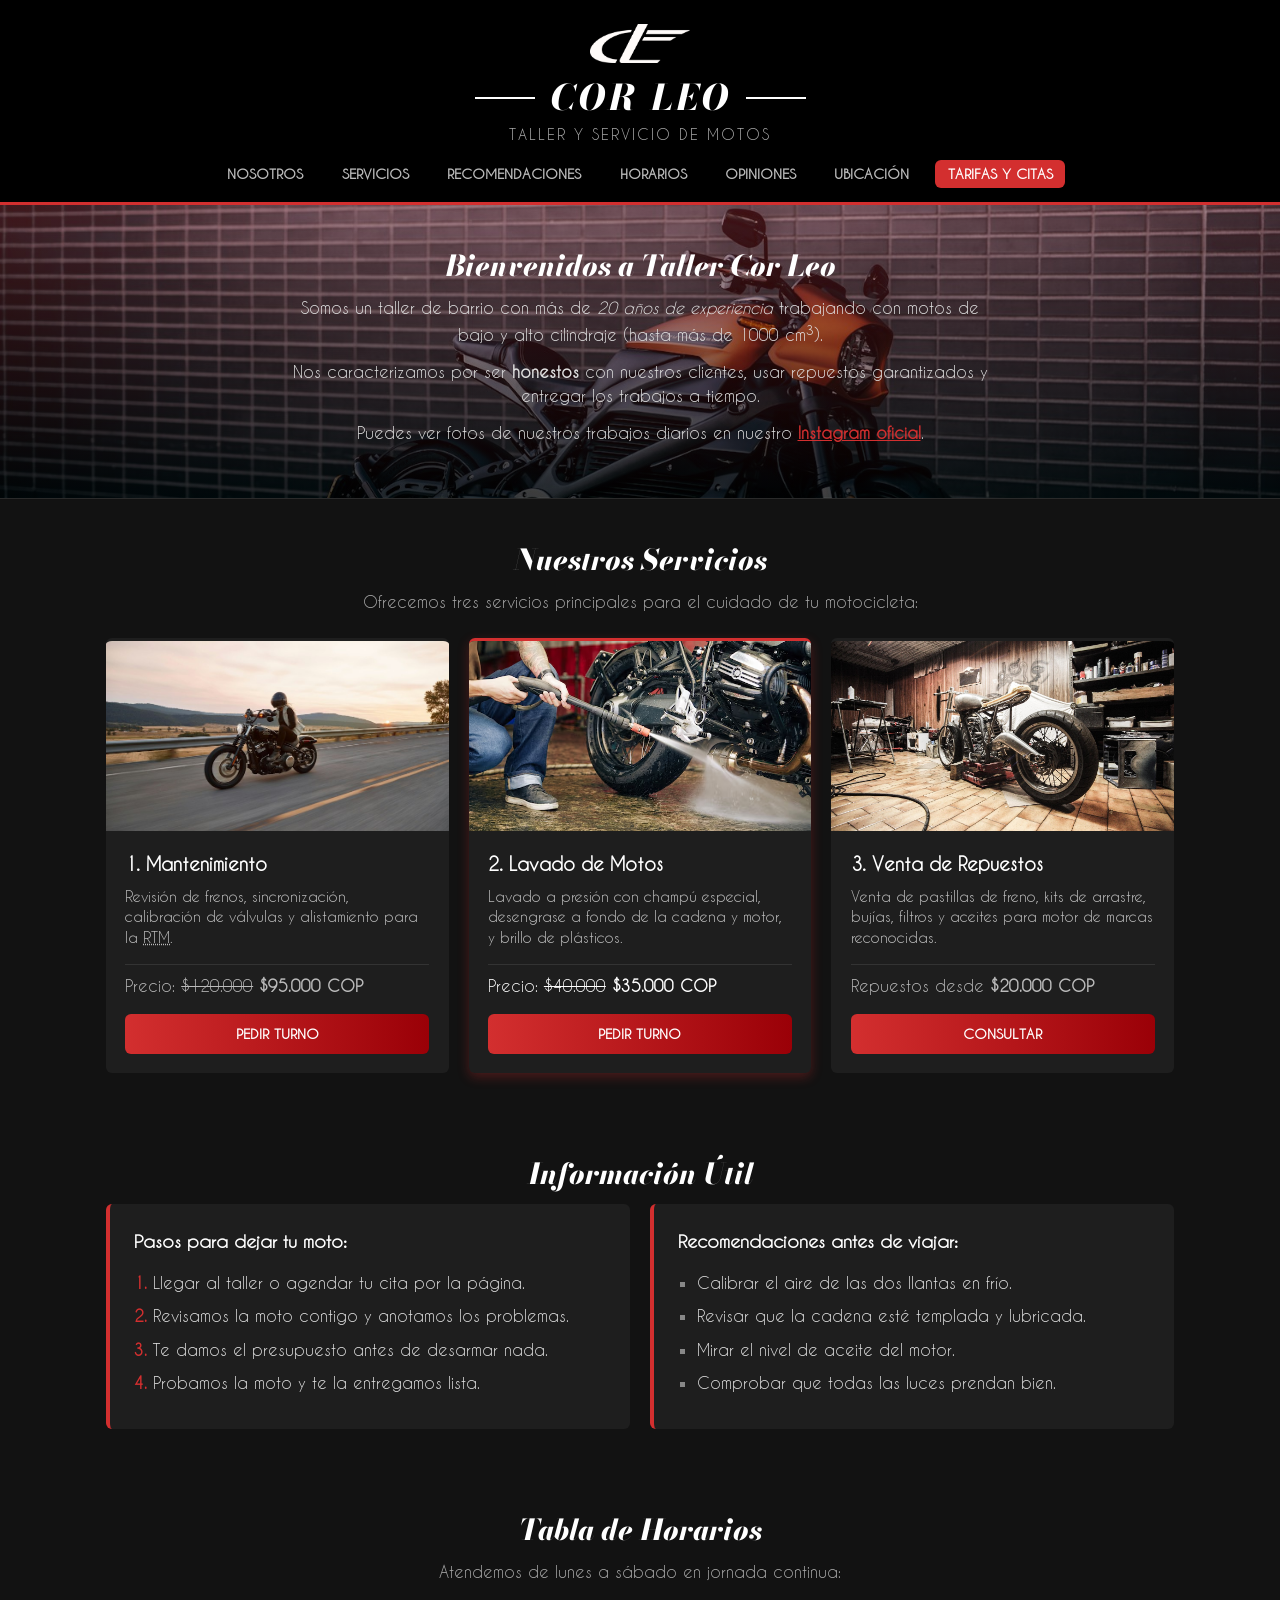
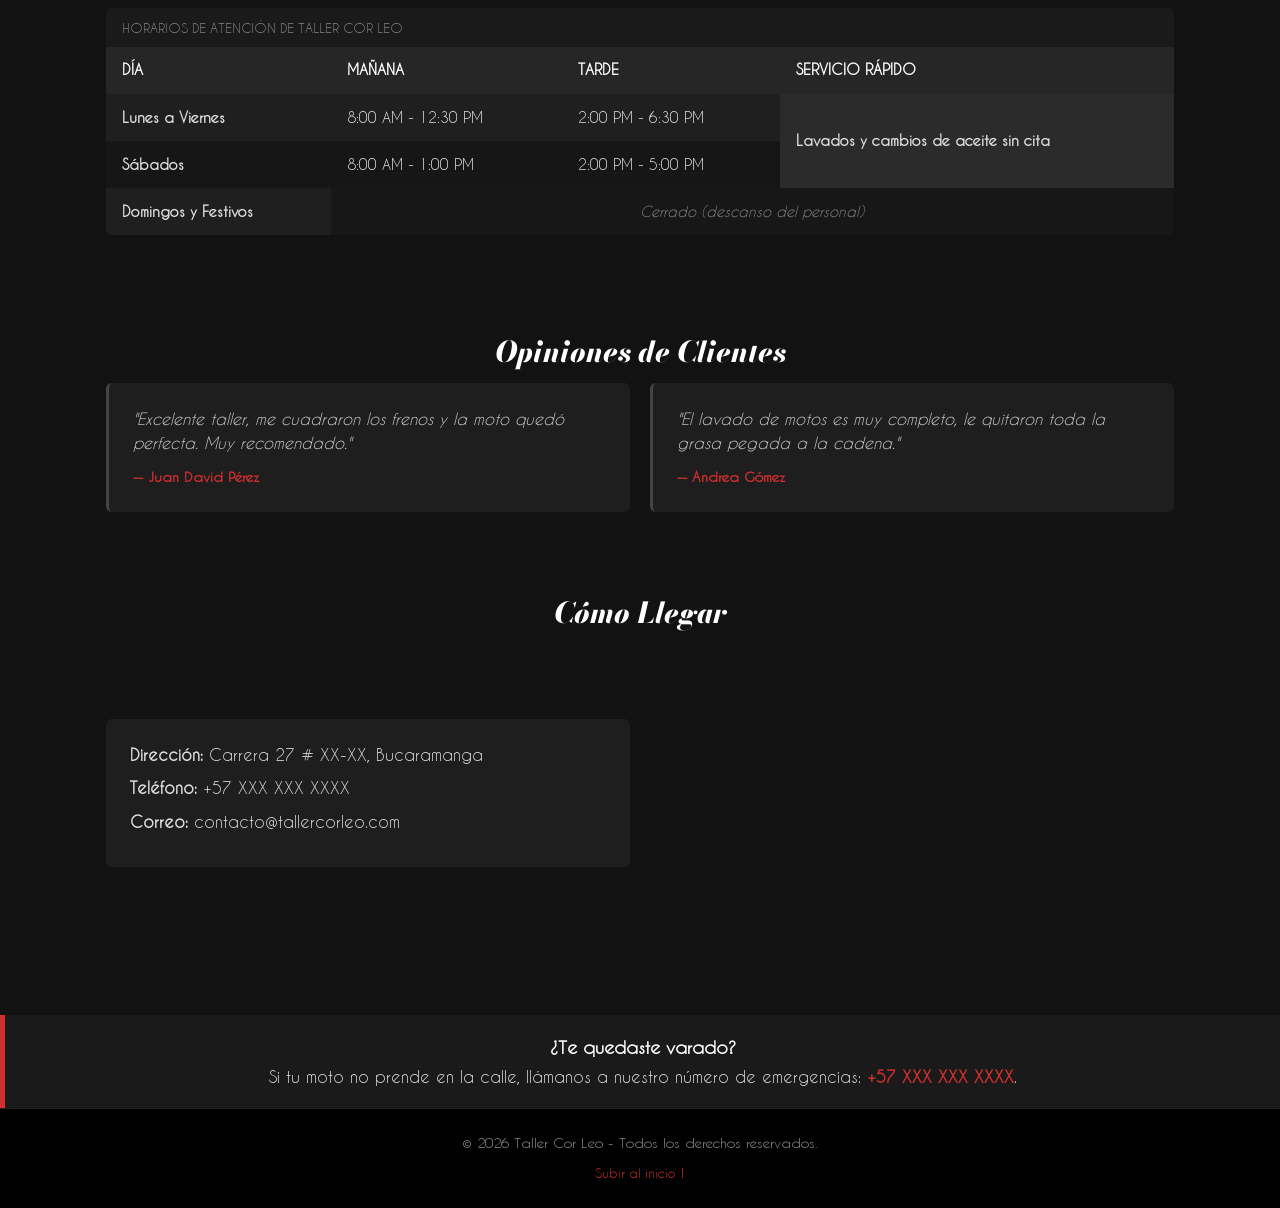
<file: index.html>
<!DOCTYPE html>
<html lang="es">

<head>
    <meta charset="UTF-8">
    <meta name="viewport" content="width=device-width, initial-scale=1.0">
    <meta name="description"
        content="Sitio web de Taller Cor Leo. Mecánica para motos, lavado especializado y repuestos en Bucaramanga.">
    <title>Taller Cor Leo - Taller de Motos</title>
    <link rel="stylesheet" href="css/style.css">
</head>

<body id="inicio">

    <!-- Encabezado y Navegación -->
    <header class="header">
        <img src="images/CLnegativo.png" alt="Logo de Taller Cor Leo" class="header__logo" width="100" height="auto">
        <h1 class="header__titulo titulo-principal">COR LEO</h1>
        <p class="header__subtitulo subtitulo">TALLER Y SERVICIO DE MOTOS</p>

        <nav class="nav" aria-label="Navegación principal">
            <ul class="nav__lista">
                <li class="nav__item"><a href="#sobre-nosotros" class="nav__enlace">Nosotros</a></li>
                <li class="nav__item"><a href="#servicios" class="nav__enlace">Servicios</a></li>
                <li class="nav__item"><a href="#recomendaciones" class="nav__enlace">Recomendaciones</a></li>
                <li class="nav__item"><a href="#horarios" class="nav__enlace">Horarios</a></li>
                <li class="nav__item"><a href="#opiniones" class="nav__enlace">Opiniones</a></li>
                <li class="nav__item"><a href="#ubicacion" class="nav__enlace">Ubicación</a></li>
                <li class="nav__item"><a href="contacto.html" class="nav__enlace nav__enlace--destacado">Tarifas y
                        Citas</a></li>
            </ul>
        </nav>
    </header>

    <main class="main">

        <!-- Presentación con fondo de imagen -->
        <section class="seccion seccion--nosotros" id="sobre-nosotros">
            <div class="contenedor">
                <h2 class="seccion__titulo">Bienvenidos a Taller Cor Leo</h2>
                <p class="seccion__texto">
                    Somos un taller de barrio con más de <em>20 años de experiencia</em> trabajando con motos de bajo y
                    alto cilindraje (hasta más de 1000 cm<sup>3</sup>).
                </p>
                <p class="seccion__texto">
                    Nos caracterizamos por ser <strong>honestos</strong> con nuestros clientes, usar repuestos
                    garantizados y entregar los trabajos a tiempo.
                </p>
                <p class="seccion__texto">
                    Puedes ver fotos de nuestros trabajos diarios en nuestro <a href="https://www.instagram.com"
                        target="_blank" rel="noopener noreferrer" class="enlace-externo">Instagram oficial</a>.
                </p>
            </div>
        </section>

        <!-- 3 Tarjetas de Servicios -->
        <section class="seccion seccion--servicios" id="servicios">
            <div class="contenedor">
                <h2 class="seccion__titulo">Nuestros Servicios</h2>
                <p class="seccion__descripcion">Ofrecemos tres servicios principales para el cuidado de tu motocicleta:
                </p>

                <div class="servicios__contenedor">
                    <!-- Tarjeta 1: Mantenimiento -->
                    <article class="tarjeta">
                        <img src="images/mantenimiento.jpg" alt="Mecánico reparando motor de motocicleta"
                            class="tarjeta__imagen">
                        <div class="tarjeta__contenido">
                            <h3 class="tarjeta__titulo">1. Mantenimiento</h3>
                            <p class="tarjeta__descripcion">
                                Revisión de frenos, sincronización, calibración de válvulas y alistamiento para la <abbr
                                    title="Revisión Técnico Mecánica">RTM</abbr>.
                            </p>
                            <p class="tarjeta__precio">
                                Precio: <s>$120.000</s> <strong>$95.000 COP</strong>
                            </p>
                            <a href="contacto.html#formulario" class="boton boton--primario">Pedir turno</a>
                        </div>
                    </article>

                    <!-- Tarjeta 2: Lavado de motos (destacada) -->
                    <article class="tarjeta tarjeta--destacada">
                        <img src="images/lavado.png" alt="Moto lavada con espuma y desengrasante"
                            class="tarjeta__imagen">
                        <div class="tarjeta__contenido">
                            <h3 class="tarjeta__titulo">2. Lavado de Motos</h3>
                            <p class="tarjeta__descripcion">
                                Lavado a presión con champú especial, desengrase a fondo de la cadena y motor, y brillo
                                de plásticos.
                            </p>
                            <p class="tarjeta__precio">
                                Precio: <s>$40.000</s> <strong>$35.000 COP</strong>
                            </p>
                            <a href="contacto.html#formulario" class="boton boton--primario">Pedir turno</a>
                        </div>
                    </article>

                    <!-- Tarjeta 3: Venta de repuestos -->
                    <article class="tarjeta">
                        <img src="images/repuestos.jpg" alt="Repuestos y aceites de motos en estantería"
                            class="tarjeta__imagen">
                        <div class="tarjeta__contenido">
                            <h3 class="tarjeta__titulo">3. Venta de Repuestos</h3>
                            <p class="tarjeta__descripcion">
                                Venta de pastillas de freno, kits de arrastre, bujías, filtros y aceites para motor de
                                marcas reconocidas.
                            </p>
                            <p class="tarjeta__precio">
                                Repuestos desde <strong>$20.000 COP</strong>
                            </p>
                            <a href="contacto.html#formulario" class="boton boton--primario">Consultar</a>
                        </div>
                    </article>
                </div>
            </div>
        </section>

        <!-- Información Útil: Listas ol y ul -->
        <section class="seccion seccion--info" id="recomendaciones">
            <div class="contenedor">
                <h2 class="seccion__titulo">Información Útil</h2>

                <div class="info__columnas">
                    <div class="bloque-info">
                        <h3 class="bloque-info__titulo">Pasos para dejar tu moto:</h3>
                        <ol class="lista-pasos">
                            <li class="lista-pasos__item">Llegar al taller o agendar tu cita por la página.</li>
                            <li class="lista-pasos__item">Revisamos la moto contigo y anotamos los problemas.</li>
                            <li class="lista-pasos__item">Te damos el presupuesto antes de desarmar nada.</li>
                            <li class="lista-pasos__item">Probamos la moto y te la entregamos lista.</li>
                        </ol>
                    </div>

                    <div class="bloque-info">
                        <h3 class="bloque-info__titulo">Recomendaciones antes de viajar:</h3>
                        <ul class="lista-tips">
                            <li class="lista-tips__item">Calibrar el aire de las dos llantas en frío.</li>
                            <li class="lista-tips__item">Revisar que la cadena esté templada y lubricada.</li>
                            <li class="lista-tips__item">Mirar el nivel de aceite del motor.</li>
                            <li class="lista-tips__item">Comprobar que todas las luces prendan bien.</li>
                        </ul>
                    </div>
                </div>
            </div>
        </section>

        <!-- Tabla de Horarios -->
        <section class="seccion seccion--horarios" id="horarios">
            <div class="contenedor">
                <h2 class="seccion__titulo">Tabla de Horarios</h2>
                <p class="seccion__descripcion">Atendemos de lunes a sábado en jornada continua:</p>

                <div class="tabla-contenedor">
                    <table class="tabla-horarios">
                        <caption class="tabla-horarios__caption">Horarios de atención de Taller Cor Leo</caption>
                        <thead>
                            <tr>
                                <th scope="col">Día</th>
                                <th scope="col">Mañana</th>
                                <th scope="col">Tarde</th>
                                <th scope="col">Servicio Rápido</th>
                            </tr>
                        </thead>
                        <tbody>
                            <tr>
                                <th scope="row">Lunes a Viernes</th>
                                <td>8:00 AM - 12:30 PM</td>
                                <td>2:00 PM - 6:30 PM</td>
                                <td rowspan="2" class="tabla-horarios__express">Lavados y cambios de aceite sin cita
                                </td>
                            </tr>
                            <tr>
                                <th scope="row">Sábados</th>
                                <td>8:00 AM - 1:00 PM</td>
                                <td>2:00 PM - 5:00 PM</td>
                            </tr>
                            <tr>
                                <th scope="row">Domingos y Festivos</th>
                                <td colspan="3" class="tabla-horarios__cerrado">Cerrado (descanso del personal)</td>
                            </tr>
                        </tbody>
                    </table>
                </div>
            </div>
        </section>

        <!-- Opiniones de Clientes -->
        <section class="seccion seccion--opiniones" id="opiniones">
            <div class="contenedor">
                <h2 class="seccion__titulo">Opiniones de Clientes</h2>
                <div class="opiniones__contenedor">
                    <blockquote class="opinion">
                        <p class="opinion__texto">
                            "Excelente taller, me cuadraron los frenos y la moto quedó perfecta. Muy recomendado."
                        </p>
                        <cite class="opinion__autor">— Juan David Pérez</cite>
                    </blockquote>

                    <blockquote class="opinion">
                        <p class="opinion__texto">
                            "El lavado de motos es muy completo, le quitaron toda la grasa pegada a la cadena."
                        </p>
                        <cite class="opinion__autor">— Andrea Gómez</cite>
                    </blockquote>
                </div>
            </div>
        </section>

        <!-- Ubicación con Iframe de Mapa -->
        <section class="seccion seccion--ubicacion" id="ubicacion">
            <div class="contenedor">
                <h2 class="seccion__titulo">Cómo Llegar</h2>
                <div class="ubicacion__caja">
                    <address class="ubicacion__datos">
                        <p><strong>Dirección:</strong> Carrera 27 # XX-XX, Bucaramanga</p>
                        <p><strong>Teléfono:</strong> +57 XXX XXX XXXX</p>
                        <p><strong>Correo:</strong> contacto@tallercorleo.com</p>
                    </address>

                    <div class="ubicacion__mapa">
                        <iframe title="Mapa de ubicación de Taller Cor Leo en Google Maps"
                            src="https://www.google.com/maps/embed?pb=!1m18!1m12!1m3!1d3959.103986790518!2d-73.12356192419266!3d7.114002692889608!2m3!1f0!2f0!3f0!3m2!1i1024!2i768!4f13.1!3m3!1m2!1s0x8e683fc377759a27%3A0x6d9f3f9f9b5a8e2!2sBucaramanga%2C%20Santander!5e0!3m2!1ses!2sco!4v1710000000000!5m2!1ses!2sco"
                            width="100%" height="300" loading="lazy">
                        </iframe>
                    </div>
                </div>
            </div>
        </section>

        <!-- Aside: Aviso importante -->
        <aside class="aviso">
            <div class="contenedor">
                <h3 class="aviso__titulo">¿Te quedaste varado?</h3>
                <p class="aviso__texto">
                    Si tu moto no prende en la calle, llámanos a nuestro número de emergencias: <strong>+57 XXX XXX
                        XXXX</strong>.
                </p>
            </div>
        </aside>

    </main>

    <!-- Pie de Página -->
    <footer class="footer">
        <div class="contenedor">
            <p class="footer__texto">&copy; 2026 Taller Cor Leo - Todos los derechos reservados.</p>
            <p><a href="#inicio" class="footer__enlace">Subir al inicio ↑</a></p>
        </div>
    </footer>

</body>

</html>
</file>
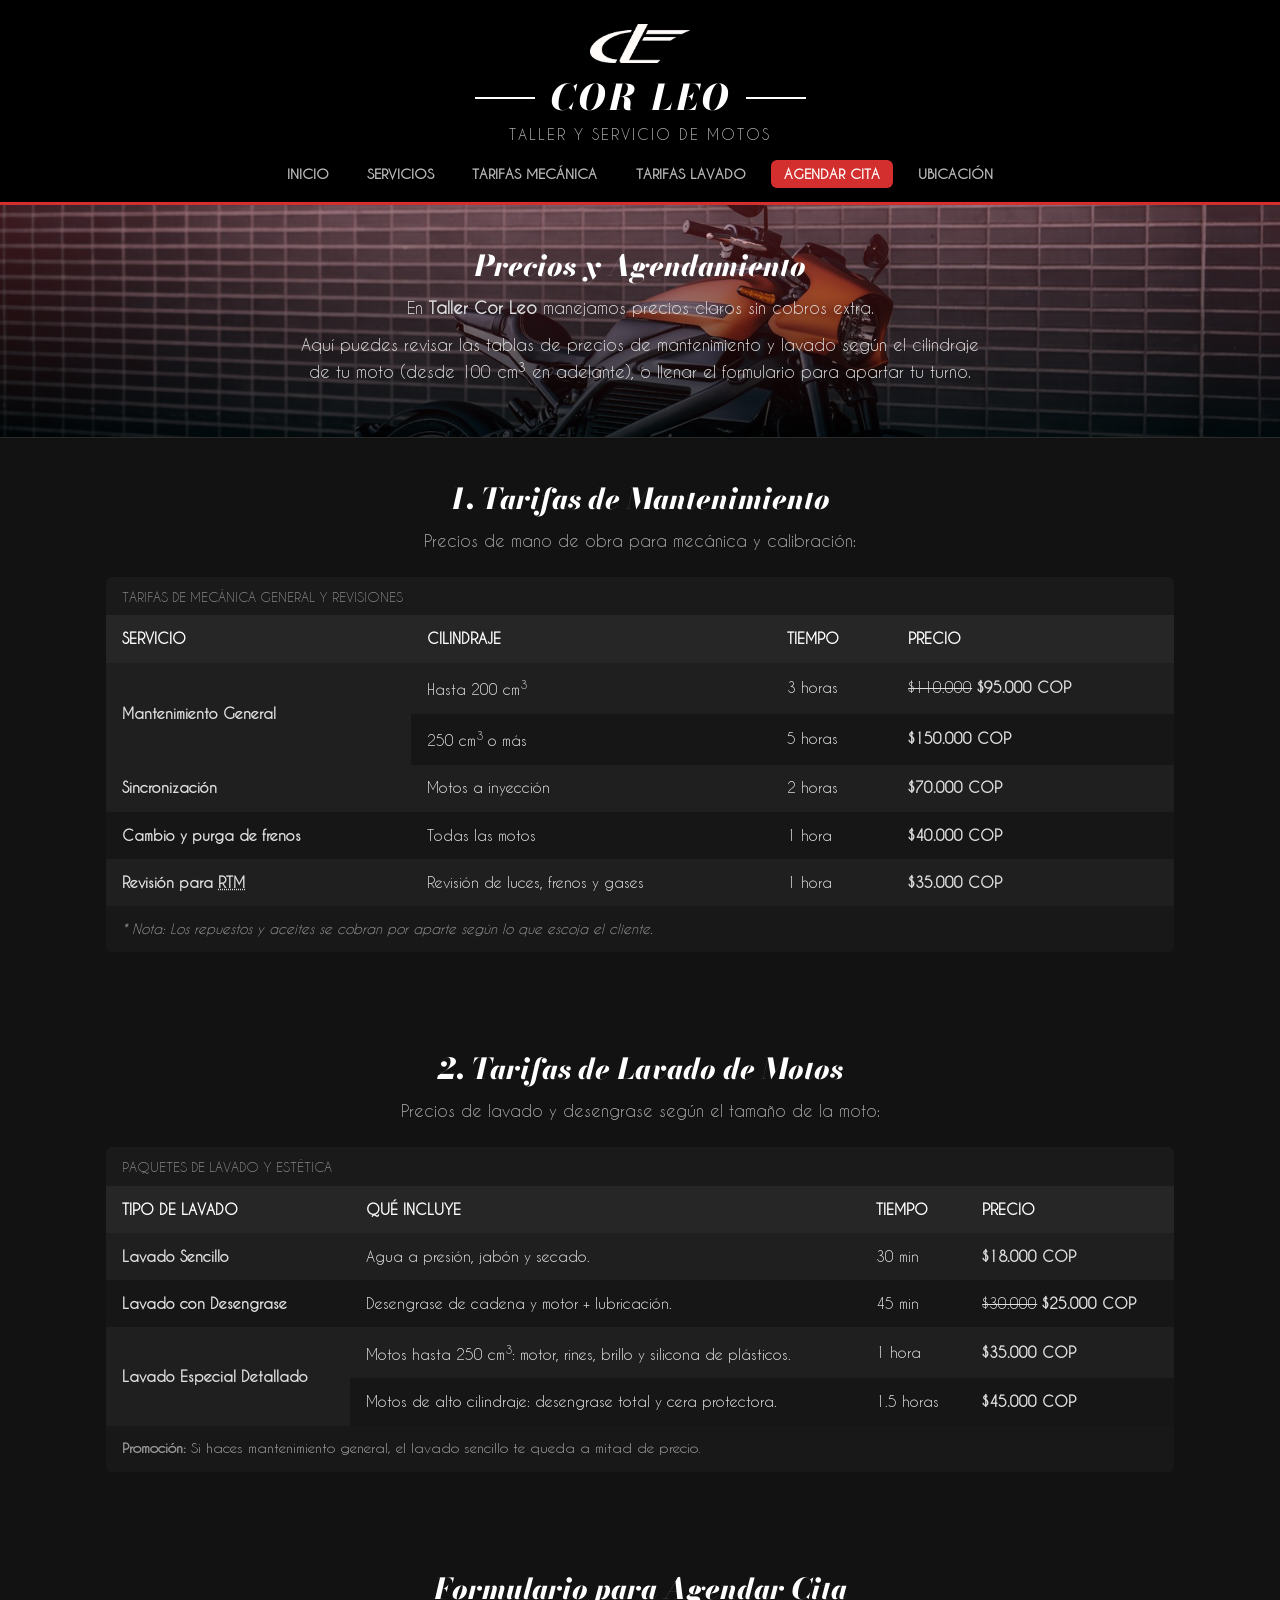
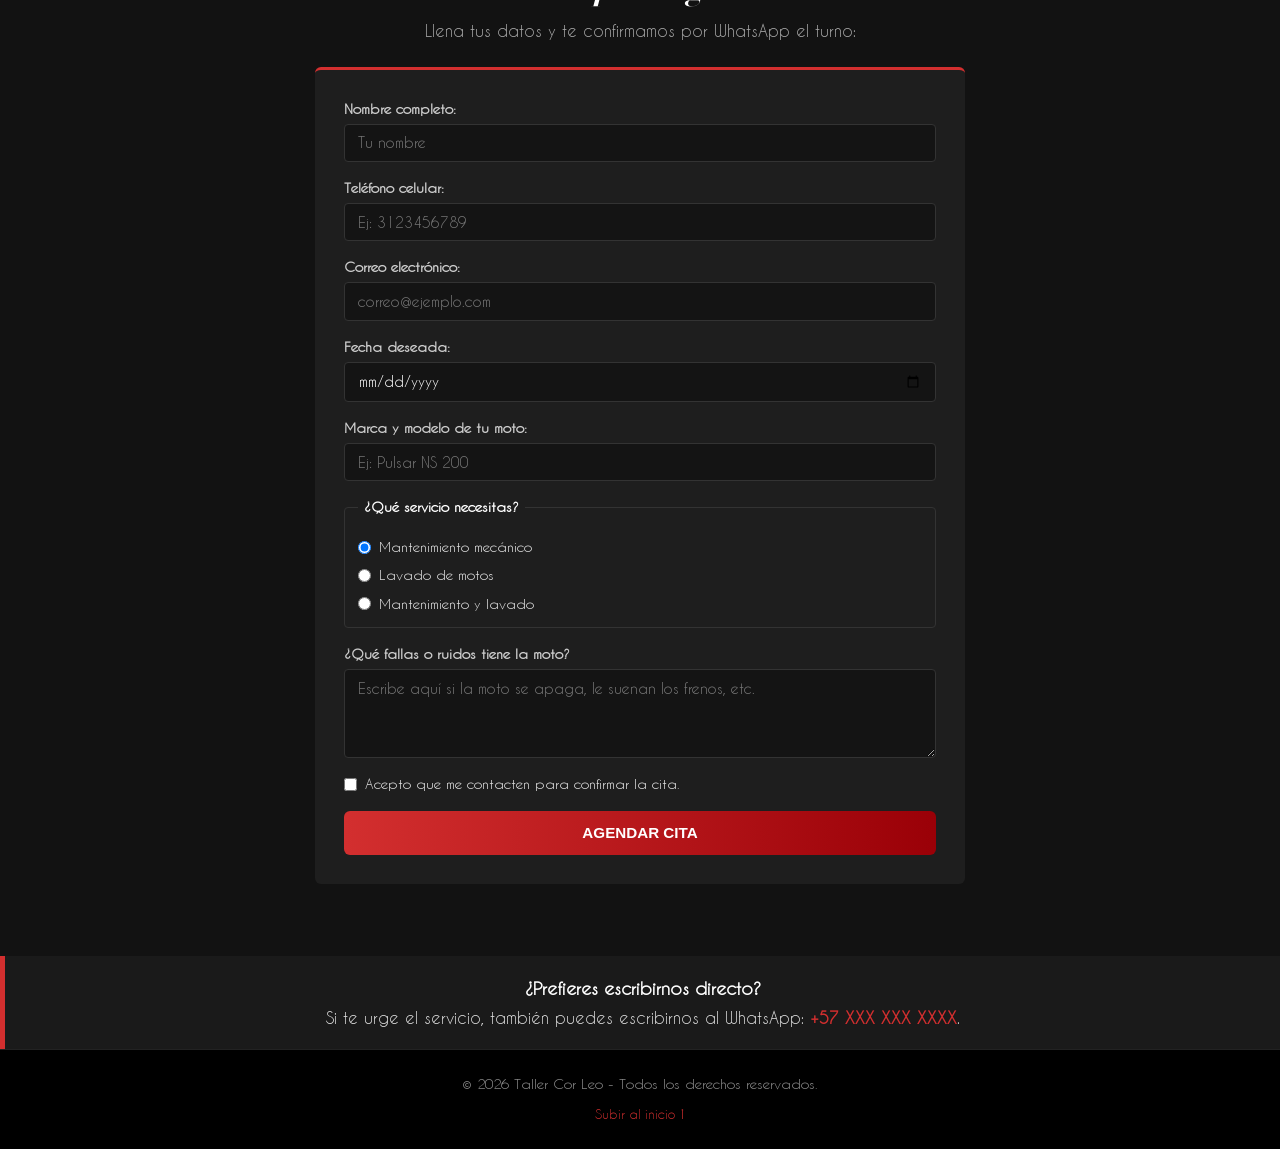
<file: contacto.html>
<!DOCTYPE html>
<html lang="es">

<head>
    <meta charset="UTF-8">
    <meta name="viewport" content="width=device-width, initial-scale=1.0">
    <meta name="description"
        content="Lista de precios de mecánica y lavado para motos en Taller Cor Leo. Formulario para agendar cita.">
    <title>Tarifas y Citas - Taller Cor Leo</title>
    <link rel="stylesheet" href="css/style.css">
</head>

<body id="inicio">

    <!-- Encabezado y Navegación (igual a index.html) -->
    <header class="header">
        <img src="images/CLnegativo.png" alt="Logo de Taller Cor Leo" class="header__logo" width="100" height="auto">
        <h1 class="header__titulo titulo-principal">COR LEO</h1>
        <p class="header__subtitulo subtitulo">TALLER Y SERVICIO DE MOTOS</p>

        <nav class="nav" aria-label="Navegación principal">
            <ul class="nav__lista">
                <li class="nav__item"><a href="index.html" class="nav__enlace">Inicio</a></li>
                <li class="nav__item"><a href="index.html#servicios" class="nav__enlace">Servicios</a></li>
                <li class="nav__item"><a href="#tarifas-mantenimiento" class="nav__enlace">Tarifas Mecánica</a></li>
                <li class="nav__item"><a href="#tarifas-lavado" class="nav__enlace">Tarifas Lavado</a></li>
                <li class="nav__item"><a href="#formulario" class="nav__enlace nav__enlace--destacado">Agendar Cita</a>
                </li>
                <li class="nav__item"><a href="index.html#ubicacion" class="nav__enlace">Ubicación</a></li>
            </ul>
        </nav>
    </header>

    <main class="main">

        <!-- Sección de Bienvenida a Tarifas con Fondo de Imagen -->
        <section class="seccion seccion--nosotros">
            <div class="contenedor">
                <h2 class="seccion__titulo">Precios y Agendamiento</h2>
                <p class="seccion__texto">
                    En <strong>Taller Cor Leo</strong> manejamos precios claros sin cobros extra.
                </p>
                <p class="seccion__texto">
                    Aquí puedes revisar las tablas de precios de mantenimiento y lavado según el cilindraje de tu moto
                    (desde 100 cm<sup>3</sup> en adelante), o llenar el formulario para apartar tu turno.
                </p>
            </div>
        </section>

        <!-- Tabla 1: Tarifas de Mantenimiento -->
        <section class="seccion seccion--tarifas" id="tarifas-mantenimiento">
            <div class="contenedor">
                <h2 class="seccion__titulo">1. Tarifas de Mantenimiento</h2>
                <p class="seccion__descripcion">Precios de mano de obra para mecánica y calibración:</p>

                <div class="tabla-contenedor">
                    <table class="tabla-tarifas">
                        <caption class="tabla-tarifas__caption">Tarifas de mecánica general y revisiones</caption>
                        <thead>
                            <tr>
                                <th scope="col">Servicio</th>
                                <th scope="col">Cilindraje</th>
                                <th scope="col">Tiempo</th>
                                <th scope="col">Precio</th>
                            </tr>
                        </thead>
                        <tbody>
                            <tr>
                                <th scope="row" rowspan="2">Mantenimiento General</th>
                                <td>Hasta 200 cm<sup>3</sup></td>
                                <td>3 horas</td>
                                <td><s>$110.000</s> <strong>$95.000 COP</strong></td>
                            </tr>
                            <tr>
                                <td>250 cm<sup>3</sup> o más</td>
                                <td>5 horas</td>
                                <td><strong>$150.000 COP</strong></td>
                            </tr>
                            <tr>
                                <th scope="row">Sincronización</th>
                                <td>Motos a inyección</td>
                                <td>2 horas</td>
                                <td><strong>$70.000 COP</strong></td>
                            </tr>
                            <tr>
                                <th scope="row">Cambio y purga de frenos</th>
                                <td>Todas las motos</td>
                                <td>1 hora</td>
                                <td><strong>$40.000 COP</strong></td>
                            </tr>
                            <tr>
                                <th scope="row">Revisión para <abbr title="Revisión Técnico Mecánica">RTM</abbr></th>
                                <td>Revisión de luces, frenos y gases</td>
                                <td>1 hora</td>
                                <td><strong>$35.000 COP</strong></td>
                            </tr>
                            <tr>
                                <td colspan="4" class="tabla-tarifas__nota">
                                    <em>* Nota: Los repuestos y aceites se cobran por aparte según lo que escoja el
                                        cliente.</em>
                                </td>
                            </tr>
                        </tbody>
                    </table>
                </div>
            </div>
        </section>

        <!-- Tabla 2: Tarifas de Lavado -->
        <section class="seccion seccion--tarifas" id="tarifas-lavado">
            <div class="contenedor">
                <h2 class="seccion__titulo">2. Tarifas de Lavado de Motos</h2>
                <p class="seccion__descripcion">Precios de lavado y desengrase según el tamaño de la moto:</p>

                <div class="tabla-contenedor">
                    <table class="tabla-tarifas">
                        <caption class="tabla-tarifas__caption">Paquetes de lavado y estética</caption>
                        <thead>
                            <tr>
                                <th scope="col">Tipo de Lavado</th>
                                <th scope="col">Qué incluye</th>
                                <th scope="col">Tiempo</th>
                                <th scope="col">Precio</th>
                            </tr>
                        </thead>
                        <tbody>
                            <tr>
                                <th scope="row">Lavado Sencillo</th>
                                <td>Agua a presión, jabón y secado.</td>
                                <td>30 min</td>
                                <td><strong>$18.000 COP</strong></td>
                            </tr>
                            <tr>
                                <th scope="row">Lavado con Desengrase</th>
                                <td>Desengrase de cadena y motor + lubricación.</td>
                                <td>45 min</td>
                                <td><s>$30.000</s> <strong>$25.000 COP</strong></td>
                            </tr>
                            <tr>
                                <th scope="row" rowspan="2">Lavado Especial Detallado</th>
                                <td>Motos hasta 250 cm<sup>3</sup>: motor, rines, brillo y silicona de plásticos.</td>
                                <td>1 hora</td>
                                <td><strong>$35.000 COP</strong></td>
                            </tr>
                            <tr>
                                <td>Motos de alto cilindraje: desengrase total y cera protectora.</td>
                                <td>1.5 horas</td>
                                <td><strong>$45.000 COP</strong></td>
                            </tr>
                            <tr>
                                <td colspan="4" class="tabla-tarifas__nota">
                                    <strong>Promoción:</strong> Si haces mantenimiento general, el lavado sencillo te
                                    queda a mitad de precio.
                                </td>
                            </tr>
                        </tbody>
                    </table>
                </div>
            </div>
        </section>

        <!-- Formulario para Agendar Cita -->
        <section class="seccion seccion--formulario" id="formulario">
            <div class="contenedor">
                <h2 class="seccion__titulo">Formulario para Agendar Cita</h2>
                <p class="seccion__descripcion">Llena tus datos y te confirmamos por WhatsApp el turno:</p>

                <div class="tarjeta-formulario">
                    <form action="#" method="POST" class="formulario">

                        <!-- Campo 1: Nombre (type text) -->
                        <div class="formulario__campo">
                            <label for="nombre-cliente" class="formulario__label">Nombre completo:</label>
                            <input type="text" id="nombre-cliente" name="nombre" class="formulario__input"
                                placeholder="Tu nombre" required>
                        </div>

                        <!-- Campo 2: Teléfono (type tel) -->
                        <div class="formulario__campo">
                            <label for="telefono-cliente" class="formulario__label">Teléfono celular:</label>
                            <input type="tel" id="telefono-cliente" name="telefono" class="formulario__input"
                                placeholder="Ej: 3123456789" required>
                        </div>

                        <!-- Campo 3: Email (type email) -->
                        <div class="formulario__campo">
                            <label for="email-cliente" class="formulario__label">Correo electrónico:</label>
                            <input type="email" id="email-cliente" name="email" class="formulario__input"
                                placeholder="correo@ejemplo.com" required>
                        </div>

                        <!-- Campo 4: Fecha (type date) -->
                        <div class="formulario__campo">
                            <label for="fecha-cita" class="formulario__label">Fecha deseada:</label>
                            <input type="date" id="fecha-cita" name="fecha" class="formulario__input" required>
                        </div>

                        <!-- Campo 5: Modelo de moto (type text) -->
                        <div class="formulario__campo">
                            <label for="modelo-moto" class="formulario__label">Marca y modelo de tu moto:</label>
                            <input type="text" id="modelo-moto" name="modelo_moto" class="formulario__input"
                                placeholder="Ej: Pulsar NS 200" required>
                        </div>

                        <!-- Selección con radios (type radio) -->
                        <fieldset class="formulario__fieldset">
                            <legend class="formulario__legend">¿Qué servicio necesitas?</legend>
                            <div class="formulario__radios">
                                <label class="formulario__radio-item">
                                    <input type="radio" name="servicio" value="mantenimiento" checked>
                                    Mantenimiento mecánico
                                </label>
                                <label class="formulario__radio-item">
                                    <input type="radio" name="servicio" value="lavado">
                                    Lavado de motos
                                </label>
                                <label class="formulario__radio-item">
                                    <input type="radio" name="servicio" value="ambos">
                                    Mantenimiento y lavado
                                </label>
                            </div>
                        </fieldset>

                        <!-- Mensaje / Textarea -->
                        <div class="formulario__campo">
                            <label for="detalles-moto" class="formulario__label">¿Qué fallas o ruidos tiene la
                                moto?</label>
                            <textarea id="detalles-moto" name="detalles" class="formulario__textarea" rows="4"
                                placeholder="Escribe aquí si la moto se apaga, le suenan los frenos, etc."
                                required></textarea>
                        </div>

                        <!-- Checkbox términos (type checkbox) -->
                        <div class="formulario__campo formulario__campo--checkbox">
                            <label class="formulario__checkbox-item">
                                <input type="checkbox" name="acepta_terminos" id="acepta-terminos" required>
                                Acepto que me contacten para confirmar la cita.
                            </label>
                        </div>

                        <!-- Botón de envío -->
                        <button type="submit" class="boton boton--primario boton--formulario">Agendar Cita</button>

                    </form>
                </div>
            </div>
        </section>

        <!-- Aside: Aviso -->
        <aside class="aviso">
            <div class="contenedor">
                <h3 class="aviso__titulo">¿Prefieres escribirnos directo?</h3>
                <p class="aviso__texto">
                    Si te urge el servicio, también puedes escribirnos al WhatsApp: <strong>+57 XXX XXX XXXX</strong>.
                </p>
            </div>
        </aside>

    </main>

    <!-- Pie de Página (igual a index.html) -->
    <footer class="footer">
        <div class="contenedor">
            <p class="footer__texto">&copy; 2026 Taller Cor Leo - Todos los derechos reservados.</p>
            <p><a href="#inicio" class="footer__enlace">Subir al inicio ↑</a></p>
        </div>
    </footer>

</body>

</html>
</file>
<file: css/style.css>
/* ==========================================================================
   TALLER COR LEO - CSS
   ========================================================================== */

/* --------------------------------------------------------------------------
   1. Tipografias (@font-face)
   -------------------------------------------------------------------------- */
@font-face {
    font-family: 'bodoni';
    src: url('../fonts/titulos/BodoniModa_72pt-ExtraBoldItalic.ttf') format('truetype');
}

@font-face {
    font-family: 'caviar';
    src: url('../fonts/titulos/CaviarDreams.ttf') format('truetype');
}

/* --------------------------------------------------------------------------
   2. Variables (:root)
   -------------------------------------------------------------------------- */
:root {
    /* Colores del sitio */
    --color-fondo: #121212;
    --color-tarjeta: #1e1e1e;
    --color-texto: #e0e0e0;
    --color-blanco: #ffffff;
    --color-rojo: #d32f2f;
    --color-rojo-oscuro: #9a0007;

    /* Escala de grises sólida para las tablas */
    --color-tabla-encabezado: #262626;
    --color-tabla-fila-impar: #1f1f1f;
    --color-tabla-fila-par: #161616;
    --color-tabla-hover: #333333;

    /* Colores con canal alfa (rgba) */
    --color-alfa-negro: rgba(0, 0, 0, 0.75);
    --color-alfa-rojo: rgba(211, 47, 47, 0.3);

    /* Gradiente */
    --gradiente-rojo: linear-gradient(to right, #d32f2f, #9a0007);

    /* Tipografías con respaldo */
    --fuente-titulos: 'bodoni', 'Georgia', serif;
    --fuente-texto: 'caviar', 'Arial', sans-serif;

    /* Medidas y modelo de caja */
    --ancho-maximo: 1100px;
    --radio-borde: 6px;
}

/* --------------------------------------------------------------------------
   3. Estilos
   -------------------------------------------------------------------------- */
* {
    box-sizing: border-box;
    margin: 0;
    padding: 0;
}

body {
    background-color: var(--color-fondo);
    color: var(--color-texto);
    font-family: var(--fuente-texto);
    line-height: 1.5;
    overflow-wrap: break-word;
}

/* Centrado con margin: auto */
.contenedor {
    max-width: var(--ancho-maximo);
    margin: 0 auto;
    padding: 0 1rem;
}

img {
    max-width: 100%;
    height: auto;
    display: block;
}

a {
    color: inherit;
    text-decoration: none;
}

/* --------------------------------------------------------------------------
   4. Encabezado y barra de navegacion
   -------------------------------------------------------------------------- */
.header {
    background-color: #000000;
    color: var(--color-blanco);
    text-align: center;
    padding: 1.5rem 1rem 1rem;
    border-bottom: 3px solid var(--color-rojo);
}

.header__logo {
    margin: 0 auto 0.5rem auto;
}

.titulo-principal {
    display: flex;
    align-items: center;
    justify-content: center;
    gap: 15px;
    font-family: var(--fuente-titulos);
    font-size: 2.2rem;
    letter-spacing: 3px;
    text-transform: uppercase;
}

/* Líneas a los lados con ::before y ::after */
.titulo-principal::before,
.titulo-principal::after {
    content: "";
    flex: 1;
    max-width: 60px;
    height: 2px;
    background-color: var(--color-blanco);
}

.subtitulo {
    color: #aaaaaa;
    font-size: 0.9rem;
    letter-spacing: 2px;
    margin-bottom: 1rem;
}

/* Menú */
.nav__lista {
    list-style: none;
    display: flex;
    justify-content: center;
    flex-wrap: wrap;
    gap: 0.8rem;
}

/* Conflicto de especificidad 2: Regla A (0,1,1) */
.nav__lista a {
    color: #bbbbbb;
}

.nav__enlace {
    font-size: 0.85rem;
    font-weight: bold;
    padding: 0.4rem 0.8rem;
    border-radius: var(--radio-borde);
    text-transform: uppercase;
}

.nav__enlace:hover {
    background-color: #222222;
    color: var(--color-blanco);
}

/* Conflicto de especificidad 2: Regla B (0,2,0) - Gana por tener 2 clases */
.nav__lista .nav__enlace--destacado {
    background-color: var(--color-rojo);
    color: var(--color-blanco);
}

.nav__lista .nav__enlace--destacado:hover {
    background-color: var(--color-rojo-oscuro);
}

/* --------------------------------------------------------------------------
   5. Secciones y fondo imagen
   -------------------------------------------------------------------------- */
.seccion {
    padding: 2.5rem 0;
}

/* Fondo con imagen, gradiente y canal alfa */
.seccion--nosotros {
    background-image:
        linear-gradient(var(--color-alfa-rojo), var(--color-alfa-negro)),
        url('../images/taller-fondo.jpg');
    background-size: cover;
    background-position: center;
    text-align: center;
    border-bottom: 1px solid #2a2a2a;
}

.seccion__titulo {
    font-family: var(--fuente-titulos);
    font-size: 1.8rem;
    color: var(--color-blanco);
    text-align: center;
    margin-bottom: 0.5rem;
}

.seccion__descripcion {
    text-align: center;
    color: #aaaaaa;
    margin-bottom: 1.5rem;
}

.seccion__texto {
    max-width: 700px;
    margin: 0 auto 0.8rem auto;
    font-size: 1rem;
}

.enlace-externo {
    color: var(--color-rojo);
    text-decoration: underline;
    font-weight: bold;
}

/* --------------------------------------------------------------------------
   6. Tarjetas de servicio
   PC: Las 3 tarjetas al mismo nivel en una grilla de 3 columnas
   -------------------------------------------------------------------------- */
.servicios__contenedor {
    display: grid;
    grid-template-columns: repeat(3, 1fr);
    gap: 20px;
    align-items: stretch;
}

.tarjeta {
    background-color: var(--color-tarjeta);
    border-radius: var(--radio-borde);
    overflow: hidden;
    display: flex;
    flex-direction: column;
    border-top: 3px solid transparent;
}

.tarjeta:hover {
    background-color: #242424;
}

/* Tarjeta destacada */
.tarjeta--destacada {
    border-top: 3px solid var(--color-rojo);
    box-shadow: 0 4px 12px var(--color-alfa-rojo);
    animation: resaltar-tarjeta 3s infinite ease-in-out;
}

.tarjeta__imagen {
    width: 100%;
    height: 190px;
    object-fit: cover;
}

.tarjeta__contenido {
    padding: 1.2rem;
    display: flex;
    flex-direction: column;
    flex: 1;
}

.tarjeta__titulo {
    color: var(--color-blanco);
    font-size: 1.15rem;
    margin-bottom: 0.6rem;
}

/* Conflicto de especificidad 1: Regla A (0,1,1) */
.tarjeta p {
    color: #bbbbbb;
}

.tarjeta__descripcion {
    font-size: 0.9rem;
    line-height: 1.4;
    margin-bottom: 1rem;
    flex-grow: 1;
}

.tarjeta__precio {
    font-size: 1rem;
    margin-bottom: 1rem;
    border-top: 1px solid #333333;
    padding-top: 0.6rem;
}

/* Conflicto de especificidad 1: Regla B (0,2,0) - Gana por 2 clases */
.tarjeta--destacada .tarjeta__precio {
    color: var(--color-blanco);
}

/* --------------------------------------------------------------------------
   7. Botones
   -------------------------------------------------------------------------- */
.boton {
    display: inline-block;
    text-align: center;
    border-radius: var(--radio-borde);
    border: none;
    font-weight: bold;
    text-transform: uppercase;
    font-size: 0.85rem;
    cursor: pointer;
}

/* Conflicto de especificidad 3: Regla A (0,1,0) con gradiente */
.boton--primario {
    background: var(--gradiente-rojo);
    background-color: var(--color-rojo);
    color: var(--color-blanco);
    padding: 0.6rem 1.2rem;
}

.boton--primario:hover {
    opacity: 0.9;
}

/* --------------------------------------------------------------------------
   8. Info y Listas (::marker y combinadores)
   -------------------------------------------------------------------------- */
.info__columnas {
    display: grid;
    grid-template-columns: 1fr 1fr;
    gap: 20px;
}

.bloque-info {
    background-color: var(--color-tarjeta);
    padding: 1.5rem;
    border-radius: var(--radio-borde);
    border-left: 4px solid var(--color-rojo);
}

/* Combinador directo hijo (>) */
.bloque-info>.bloque-info__titulo {
    color: var(--color-blanco);
    font-size: 1.1rem;
    margin-bottom: 1rem;
}

.lista-pasos {
    list-style: decimal;
    padding-left: 1.2rem;
}

.lista-pasos__item {
    margin-bottom: 0.6rem;
}

/* Estilo del marcador ::marker */
.lista-pasos__item::marker {
    color: var(--color-rojo);
    font-weight: bold;
}

.lista-tips {
    list-style: square;
    padding-left: 1.2rem;
}

.lista-tips__item {
    margin-bottom: 0.6rem;
}

.lista-tips__item::marker {
    color: #888888;
}

/* --------------------------------------------------------------------------
   9. Tablas 
   -------------------------------------------------------------------------- */
.tabla-contenedor {
    width: 100%;
    overflow-x: auto;
    border-radius: var(--radio-borde);
    margin: 1rem 0;
}

.tabla-horarios,
.tabla-tarifas {
    width: 100%;
    border-collapse: collapse;
    border: none;
    font-size: 0.9rem;
    text-align: left;
}

.tabla-horarios__caption,
.tabla-tarifas__caption {
    background-color: #1a1a1a;
    color: #888888;
    padding: 0.6rem 1rem;
    text-align: left;
    font-size: 0.8rem;
    text-transform: uppercase;
}

/* Encabezados con color sólido oscuro */
.tabla-horarios thead th,
.tabla-tarifas thead th {
    background-color: var(--color-tabla-encabezado);
    color: var(--color-blanco);
    padding: 0.8rem 1rem;
    border: none;
    text-transform: uppercase;
}

/* Celdas sin bordes */
.tabla-horarios th,
.tabla-horarios td,
.tabla-tarifas th,
.tabla-tarifas td {
    padding: 0.8rem 1rem;
    border: none;
}

/* filas alternadas */
.tabla-horarios tbody tr:nth-child(odd),
.tabla-tarifas tbody tr:nth-child(odd) {
    background-color: var(--color-tabla-fila-impar);
}

.tabla-horarios tbody tr:nth-child(even),
.tabla-tarifas tbody tr:nth-child(even) {
    background-color: var(--color-tabla-fila-par);
}

.tabla-horarios tbody tr:hover,
.tabla-tarifas tbody tr:hover {
    background-color: var(--color-tabla-hover);
    color: var(--color-blanco);
}

.tabla-horarios__express {
    background-color: #2b2b2b;
    font-weight: bold;
}

.tabla-horarios__cerrado {
    background-color: #171717;
    color: #888888;
    text-align: center;
    font-style: italic;
}

.tabla-tarifas__nota {
    background-color: #181818;
    color: #999999;
    font-size: 0.85rem;
    padding: 0.8rem 1rem;
}

/* --------------------------------------------------------------------------
   10. Opiniones de clientes
   -------------------------------------------------------------------------- */
.opiniones__contenedor {
    display: grid;
    grid-template-columns: 1fr 1fr;
    gap: 20px;
}

.opinion {
    background-color: var(--color-tarjeta);
    padding: 1.5rem;
    border-radius: var(--radio-borde);
    border-left: 3px solid #444444;
}

.opinion__texto {
    font-style: italic;
    color: #cccccc;
    margin-bottom: 0.8rem;
}

.opinion__autor {
    display: block;
    font-style: normal;
    font-weight: bold;
    color: var(--color-rojo);
    font-size: 0.85rem;
}

/* --------------------------------------------------------------------------
   11. Ubicación y mapa
   -------------------------------------------------------------------------- */
.ubicacion__caja {
    display: grid;
    grid-template-columns: 1fr 1fr;
    gap: 20px;
    align-items: center;
}

.ubicacion__datos {
    background-color: var(--color-tarjeta);
    padding: 1.5rem;
    border-radius: var(--radio-borde);
    font-style: normal;
}

.ubicacion__datos p {
    margin-bottom: 0.6rem;
}

.ubicacion__mapa {
    border-radius: var(--radio-borde);
    overflow: hidden;
}

.ubicacion__mapa iframe {
    display: block;
    border: none;
}

/* --------------------------------------------------------------------------
   12. Formulario de agendar cita 
   -------------------------------------------------------------------------- */
.tarjeta-formulario {
    max-width: 650px;
    margin: 0 auto;
    background-color: var(--color-tarjeta);
    padding: 1.8rem;
    border-radius: var(--radio-borde);
    border-top: 3px solid var(--color-rojo);
}

.formulario {
    display: flex;
    flex-direction: column;
    gap: 1rem;
}

.formulario__campo {
    display: flex;
    flex-direction: column;
    gap: 0.3rem;
}

.formulario__label {
    font-size: 0.85rem;
    font-weight: bold;
    color: #cccccc;
}

.formulario__input,
.formulario__textarea,
input[type="text"],
input[type="tel"],
input[type="email"],
input[type="date"] {
    width: 100%;
    background-color: #141414;
    border: 1px solid #333333;
    border-radius: 4px;
    color: var(--color-blanco);
    padding: 0.6rem 0.8rem;
    font-family: inherit;
    font-size: 0.9rem;
}

.formulario__textarea {
    resize: vertical;
}

.formulario__input:focus-visible,
.formulario__textarea:focus-visible,
input[type="text"]:focus-visible,
input[type="tel"]:focus-visible,
input[type="email"]:focus-visible,
input[type="date"]:focus-visible {
    outline: 2px solid var(--color-rojo);
    background-color: #1a1a1a;
}

.formulario__campo:focus-within .formulario__label {
    color: var(--color-blanco);
}

.formulario__fieldset {
    border: 1px solid #333333;
    border-radius: 4px;
    padding: 0.8rem;
}

.formulario__legend {
    color: var(--color-blanco);
    font-size: 0.85rem;
    font-weight: bold;
    padding: 0 0.4rem;
}

.formulario__radios {
    display: flex;
    flex-direction: column;
    gap: 0.5rem;
    margin-top: 0.4rem;
}

.formulario__radio-item,
.formulario__checkbox-item {
    display: flex;
    align-items: center;
    gap: 0.5rem;
    font-size: 0.85rem;
    cursor: pointer;
}

/* Conflicto de especificidad 3: Regla B (0,1,0) - Empate resuelto por orden */
.boton--formulario {
    width: 100%;
    padding: 0.85rem;
    font-size: 0.95rem;
}

/* --------------------------------------------------------------------------
   13. Aside y footer
   -------------------------------------------------------------------------- */
.aviso {
    background-color: #1a1a1a;
    border-left: 5px solid var(--color-rojo);
    padding: 1.2rem 0;
    margin-top: 2rem;
    text-align: center;
}

.aviso__titulo {
    color: var(--color-blanco);
    font-size: 1.1rem;
    margin-bottom: 0.3rem;
}

.aviso__texto strong {
    color: var(--color-rojo);
}

.footer {
    background-color: #000000;
    color: #888888;
    text-align: center;
    padding: 1.5rem 0;
    border-top: 1px solid #222222;
}

.footer__texto {
    font-size: 0.85rem;
    margin-bottom: 0.4rem;
}

.footer__enlace {
    color: var(--color-rojo);
    font-size: 0.8rem;
}

.footer__enlace:hover {
    text-decoration: underline;
}

/* --------------------------------------------------------------------------
   14. Animación 
   -------------------------------------------------------------------------- */
@keyframes resaltar-tarjeta {
    0% {
        box-shadow: 0 0 0 rgba(211, 47, 47, 0);
    }

    50% {
        box-shadow: 0 0 10px rgba(211, 47, 47, 0.4);
    }

    100% {
        box-shadow: 0 0 0 rgba(211, 47, 47, 0);
    }
}

/* --------------------------------------------------------------------------
   15. Responsive design
   -------------------------------------------------------------------------- */
@media (max-width: 768px) {

    .servicios__contenedor {
        grid-template-columns: 1fr;
    }

    .info__columnas {
        grid-template-columns: 1fr;
    }

    .opiniones__contenedor {
        grid-template-columns: 1fr;
    }

    .ubicacion__caja {
        grid-template-columns: 1fr;
    }

    .titulo-principal {
        font-size: 1.6rem;
    }

    .titulo-principal::before,
    .titulo-principal::after {
        max-width: 30px;
    }
}

/* Pantallas pequeñas (celular de 360 px) */
@media (max-width: 480px) {
    .contenedor {
        padding: 0 0.8rem;
    }

    .titulo-principal {
        font-size: 1.4rem;
    }

    .subtitulo {
        font-size: 0.75rem;
    }

    .tarjeta__imagen {
        height: 160px;
    }

    .tarjeta-formulario {
        padding: 1.2rem;
    }
}
</file>
